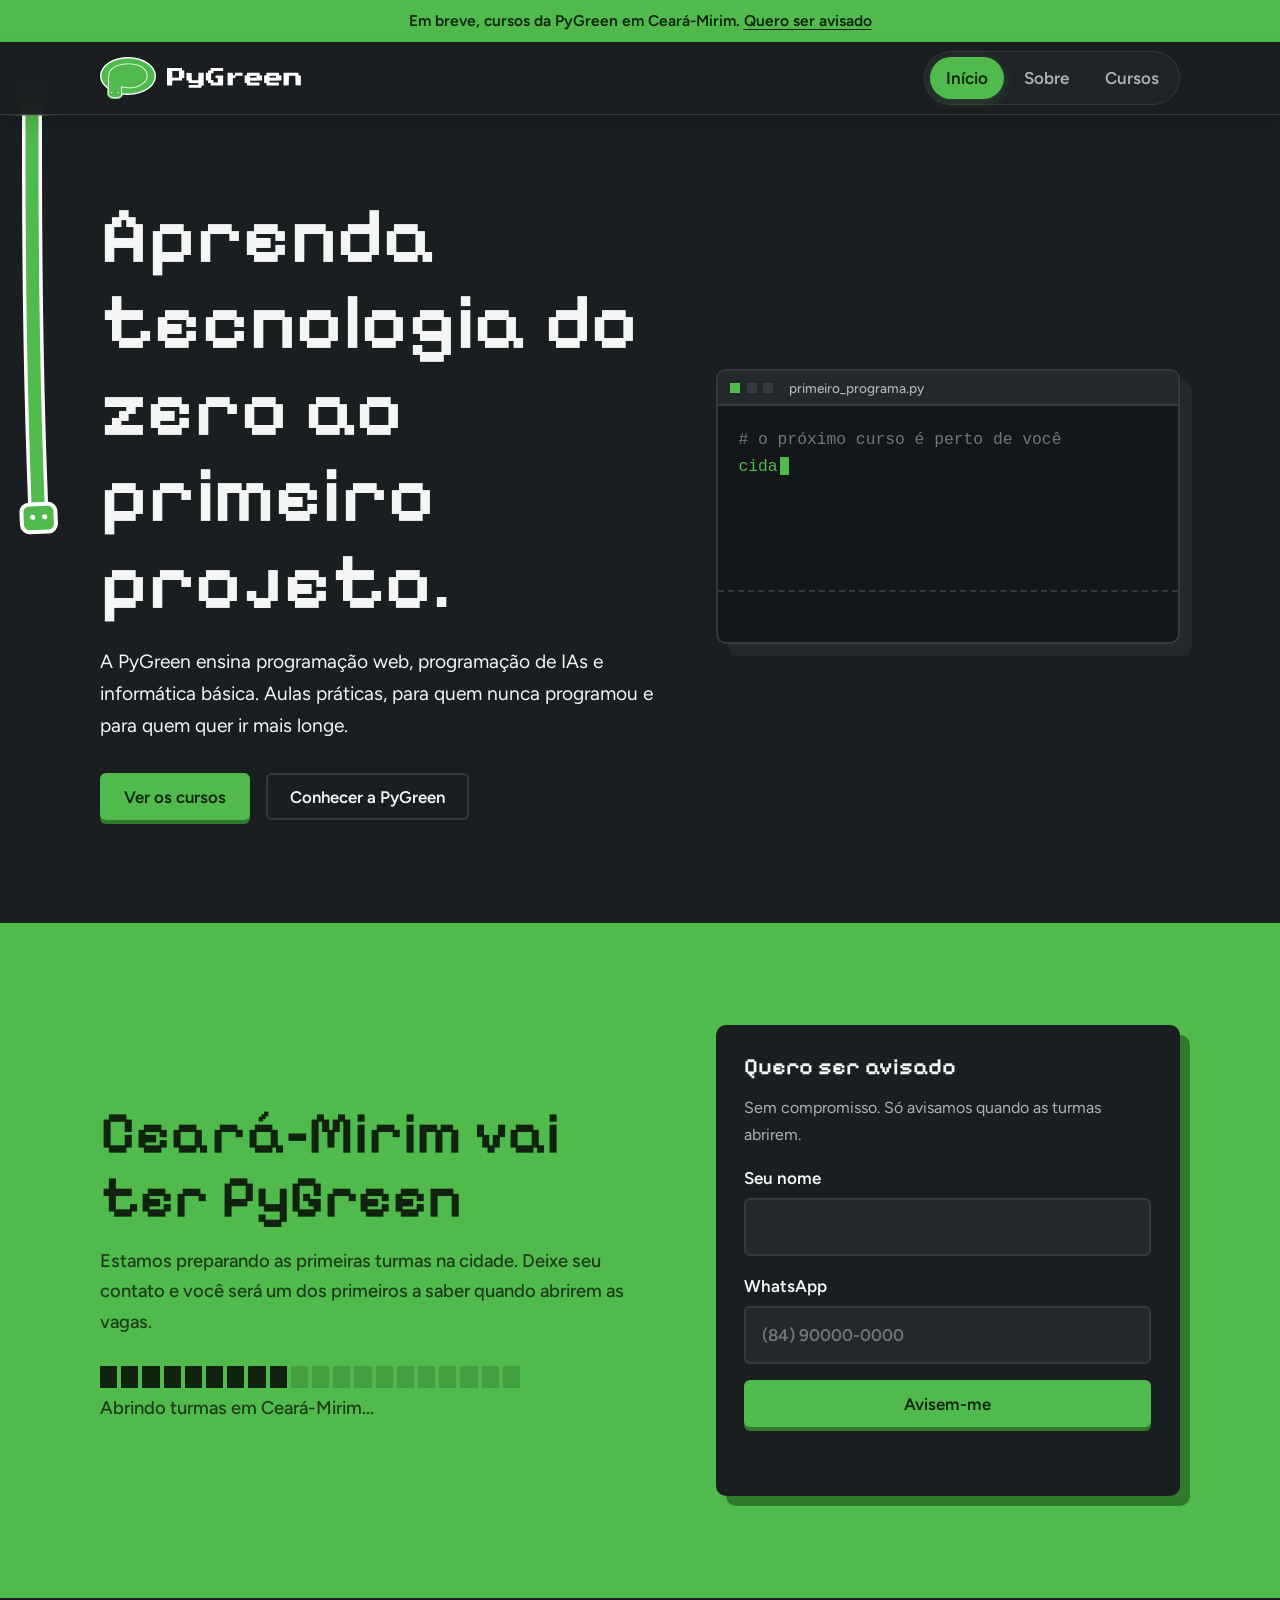
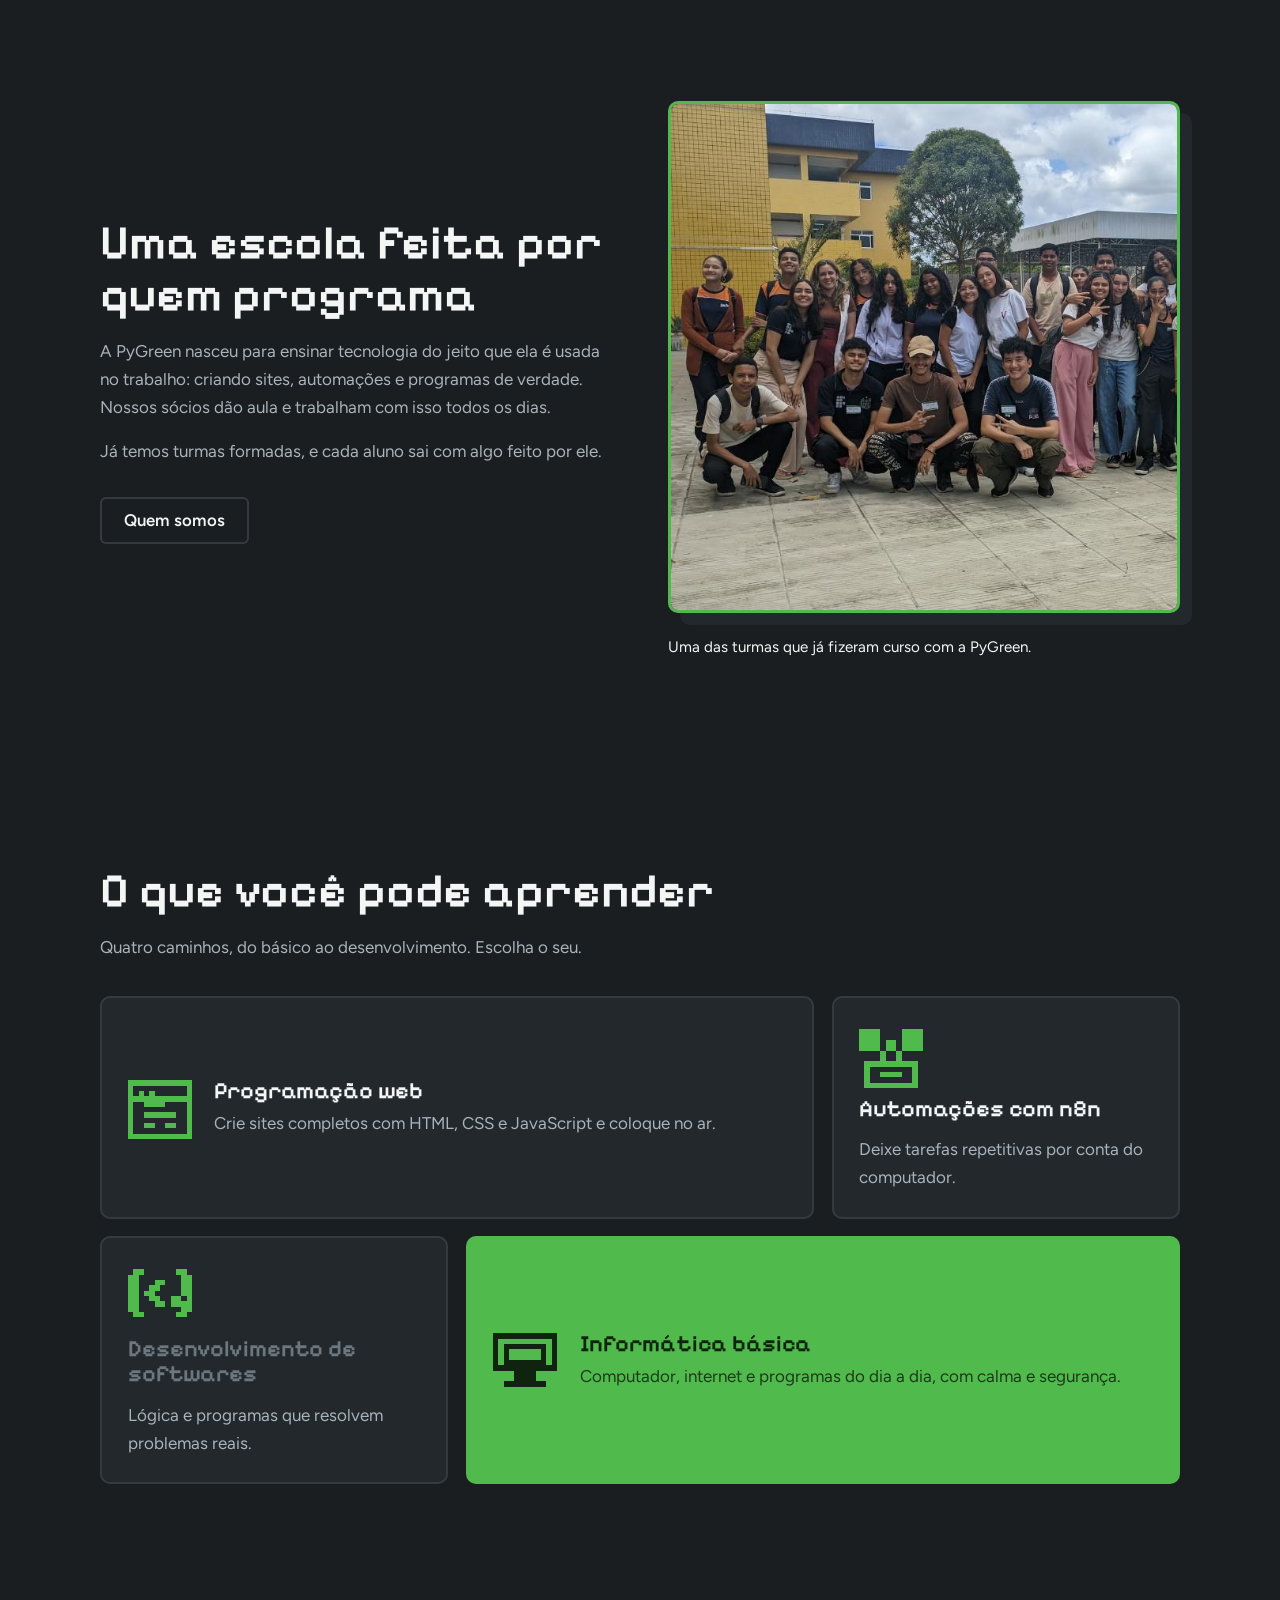
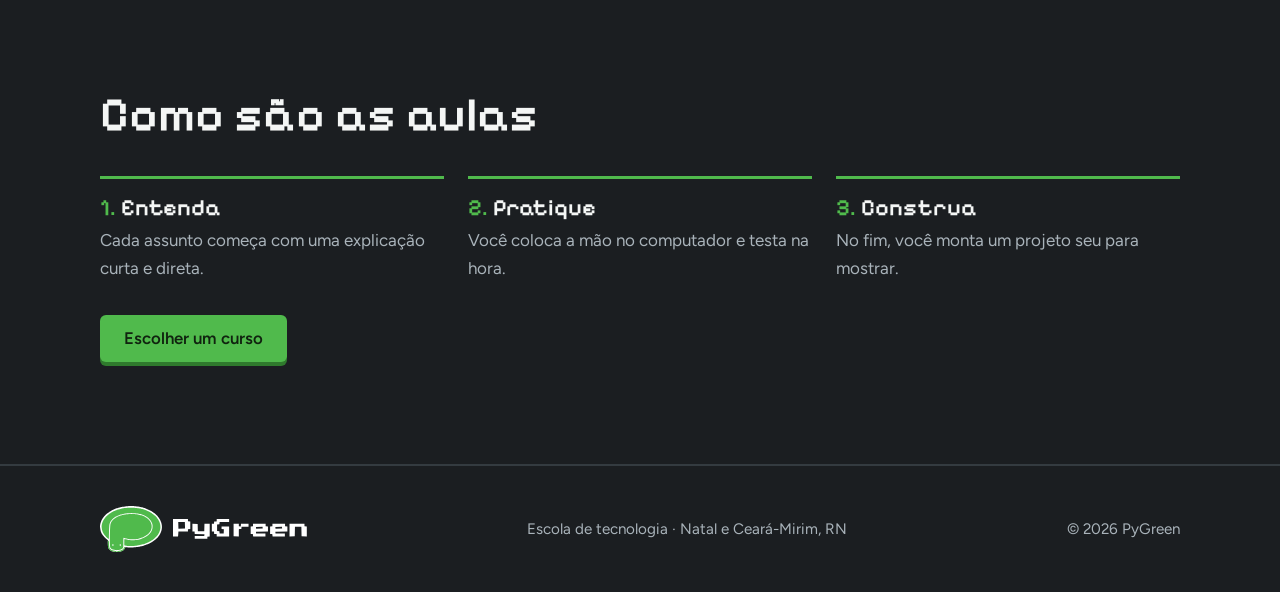
<file: index.html>
<!DOCTYPE html>
<html lang="pt-BR">
<head>
<meta charset="utf-8">
<meta name="viewport" content="width=device-width, initial-scale=1">
<title>PyGreen | Escola de tecnologia</title>
<meta name="description" content="Cursos de programação web, programação de IAs e informática básica. Em breve em Ceará-Mirim.">
<meta name="theme-color" content="#1b1e21">
<link rel="icon" type="image/svg+xml" href="img/emblema.svg">
<link rel="preconnect" href="https://fonts.googleapis.com">
<link rel="preconnect" href="https://fonts.gstatic.com" crossorigin>
<link href="https://fonts.googleapis.com/css2?family=Figtree:wght@400;600&family=Pixelify+Sans:wght@500;600&display=swap" rel="stylesheet">
<link rel="stylesheet" href="style.css">
</head>
<body>
<div class="anuncio">Em breve, cursos da PyGreen em Ceará-Mirim. <a href="index.html#avise">Quero ser avisado</a></div>
<header class="topo">
<div class="wrap">
<a class="marca" href="index.html" aria-label="PyGreen, página inicial"><img src="img/emblema.svg" alt=""><img src="img/wordmark.svg" alt="PyGreen"></a>
<button class="burger" type="button" aria-expanded="false" aria-controls="menu" aria-label="Abrir menu"><i></i><i></i><i></i></button>
<nav><ul class="menu" id="menu"><li><a href="index.html" aria-current="page">Início</a></li><li><a href="sobre.html">Sobre</a></li><li><a href="cursos.html">Cursos</a></li></ul></nav>
</div>
</header>
<main>
<section class="hero">
<div class="wrap">
<div>
<h1>Aprenda tecnologia do zero ao primeiro projeto.</h1>
<p class="lead">A PyGreen ensina programação web, programação de IAs e informática básica. Aulas práticas, para quem nunca programou e para quem quer ir mais longe.</p>
<div class="acoes"><a class="btn" href="cursos.html">Ver os cursos</a><a class="btn sec" href="sobre.html">Conhecer a PyGreen</a></div>
</div>
<div class="janela" role="img" aria-label="Editor de código digitando um programa em Python que cumprimenta Ceará-Mirim">
<div class="barra-j"><i></i><i></i><i></i><span>primeiro_programa.py</span></div>
<pre id="codigo"></pre>
<div class="saida"><pre id="saida" style="padding:0;min-height:0;color:inherit"></pre></div>
</div>
</div>
</section>

<section class="cm" id="avise">
<div class="wrap">
<div>
<h2>Ceará-Mirim vai ter PyGreen</h2>
<p>Estamos preparando as primeiras turmas na cidade. Deixe seu contato e você será um dos primeiros a saber quando abrirem as vagas.</p>
<div class="carga" aria-hidden="true"></div>
<p class="carga-t">Abrindo turmas em Ceará-Mirim...</p>
</div>
<form id="aviso-form" novalidate>
<h3>Quero ser avisado</h3>
<p>Sem compromisso. Só avisamos quando as turmas abrirem.</p>
<label>Seu nome<input name="nome" autocomplete="name" required></label>
<label>WhatsApp<input name="contato" type="tel" autocomplete="tel" placeholder="(84) 90000-0000" required></label>
<button class="btn" type="submit">Avisem-me</button>
<p id="aviso" role="status"></p>
</form>
</div>
</section>

<section>
<div class="wrap duas">
<div>
<h2>Uma escola feita por quem programa</h2>
<p>A PyGreen nasceu para ensinar tecnologia do jeito que ela é usada no trabalho: criando sites, automações e programas de verdade. Nossos sócios dão aula e trabalham com isso todos os dias.</p>
<p style="margin-top:1rem">Já temos turmas formadas, e cada aluno sai com algo feito por ele.</p>
<div class="acoes"><a class="btn sec" href="sobre.html">Quem somos</a></div>
</div>
<figure>
<div class="foto"><img src="img/turma.jpg" alt="Turma de alunos da PyGreen reunida no pátio, sorrindo para a foto" loading="lazy"></div>
<figcaption class="legenda">Uma das turmas que já fizeram curso com a PyGreen.</figcaption>
</figure>
</div>
</section>

<section>
<div class="wrap">
<h2>O que você pode aprender</h2>
<p>Quatro caminhos, do básico ao desenvolvimento. Escolha o seu.</p>
<div class="bento">
<a class="tile a" href="cursos.html#web"><svg class="ico" viewBox="0 0 12 12" shape-rendering="crispEdges" aria-hidden="true"><rect x="0" y="1" width="1" height="1"/><rect x="1" y="1" width="1" height="1"/><rect x="2" y="1" width="1" height="1"/><rect x="3" y="1" width="1" height="1"/><rect x="4" y="1" width="1" height="1"/><rect x="5" y="1" width="1" height="1"/><rect x="6" y="1" width="1" height="1"/><rect x="7" y="1" width="1" height="1"/><rect x="8" y="1" width="1" height="1"/><rect x="9" y="1" width="1" height="1"/><rect x="10" y="1" width="1" height="1"/><rect x="11" y="1" width="1" height="1"/><rect x="0" y="2" width="1" height="1"/><rect x="11" y="2" width="1" height="1"/><rect x="0" y="3" width="1" height="1"/><rect x="2" y="3" width="1" height="1"/><rect x="4" y="3" width="1" height="1"/><rect x="11" y="3" width="1" height="1"/><rect x="0" y="4" width="1" height="1"/><rect x="1" y="4" width="1" height="1"/><rect x="2" y="4" width="1" height="1"/><rect x="3" y="4" width="1" height="1"/><rect x="4" y="4" width="1" height="1"/><rect x="5" y="4" width="1" height="1"/><rect x="6" y="4" width="1" height="1"/><rect x="7" y="4" width="1" height="1"/><rect x="8" y="4" width="1" height="1"/><rect x="9" y="4" width="1" height="1"/><rect x="10" y="4" width="1" height="1"/><rect x="11" y="4" width="1" height="1"/><rect x="0" y="5" width="1" height="1"/><rect x="3" y="5" width="1" height="1"/><rect x="4" y="5" width="1" height="1"/><rect x="5" y="5" width="1" height="1"/><rect x="6" y="5" width="1" height="1"/><rect x="11" y="5" width="1" height="1"/><rect x="0" y="6" width="1" height="1"/><rect x="11" y="6" width="1" height="1"/><rect x="0" y="7" width="1" height="1"/><rect x="3" y="7" width="1" height="1"/><rect x="4" y="7" width="1" height="1"/><rect x="5" y="7" width="1" height="1"/><rect x="6" y="7" width="1" height="1"/><rect x="7" y="7" width="1" height="1"/><rect x="8" y="7" width="1" height="1"/><rect x="11" y="7" width="1" height="1"/><rect x="0" y="8" width="1" height="1"/><rect x="11" y="8" width="1" height="1"/><rect x="0" y="9" width="1" height="1"/><rect x="3" y="9" width="1" height="1"/><rect x="4" y="9" width="1" height="1"/><rect x="7" y="9" width="1" height="1"/><rect x="8" y="9" width="1" height="1"/><rect x="11" y="9" width="1" height="1"/><rect x="0" y="10" width="1" height="1"/><rect x="11" y="10" width="1" height="1"/><rect x="0" y="11" width="1" height="1"/><rect x="1" y="11" width="1" height="1"/><rect x="2" y="11" width="1" height="1"/><rect x="3" y="11" width="1" height="1"/><rect x="4" y="11" width="1" height="1"/><rect x="5" y="11" width="1" height="1"/><rect x="6" y="11" width="1" height="1"/><rect x="7" y="11" width="1" height="1"/><rect x="8" y="11" width="1" height="1"/><rect x="9" y="11" width="1" height="1"/><rect x="10" y="11" width="1" height="1"/><rect x="11" y="11" width="1" height="1"/></svg><div><h3>Programação web</h3><p>Crie sites completos com HTML, CSS e JavaScript e coloque no ar.</p></div></a>
<a class="tile b" href="cursos.html#n8n"><svg class="ico" viewBox="0 0 12 12" shape-rendering="crispEdges" aria-hidden="true"><rect x="0" y="1" width="1" height="1"/><rect x="1" y="1" width="1" height="1"/><rect x="2" y="1" width="1" height="1"/><rect x="3" y="1" width="1" height="1"/><rect x="8" y="1" width="1" height="1"/><rect x="9" y="1" width="1" height="1"/><rect x="10" y="1" width="1" height="1"/><rect x="11" y="1" width="1" height="1"/><rect x="0" y="2" width="1" height="1"/><rect x="1" y="2" width="1" height="1"/><rect x="2" y="2" width="1" height="1"/><rect x="3" y="2" width="1" height="1"/><rect x="8" y="2" width="1" height="1"/><rect x="9" y="2" width="1" height="1"/><rect x="10" y="2" width="1" height="1"/><rect x="11" y="2" width="1" height="1"/><rect x="0" y="3" width="1" height="1"/><rect x="1" y="3" width="1" height="1"/><rect x="2" y="3" width="1" height="1"/><rect x="3" y="3" width="1" height="1"/><rect x="5" y="3" width="1" height="1"/><rect x="6" y="3" width="1" height="1"/><rect x="8" y="3" width="1" height="1"/><rect x="9" y="3" width="1" height="1"/><rect x="10" y="3" width="1" height="1"/><rect x="11" y="3" width="1" height="1"/><rect x="0" y="4" width="1" height="1"/><rect x="1" y="4" width="1" height="1"/><rect x="2" y="4" width="1" height="1"/><rect x="3" y="4" width="1" height="1"/><rect x="5" y="4" width="1" height="1"/><rect x="6" y="4" width="1" height="1"/><rect x="8" y="4" width="1" height="1"/><rect x="9" y="4" width="1" height="1"/><rect x="10" y="4" width="1" height="1"/><rect x="11" y="4" width="1" height="1"/><rect x="4" y="5" width="1" height="1"/><rect x="7" y="5" width="1" height="1"/><rect x="4" y="6" width="1" height="1"/><rect x="7" y="6" width="1" height="1"/><rect x="1" y="7" width="1" height="1"/><rect x="2" y="7" width="1" height="1"/><rect x="3" y="7" width="1" height="1"/><rect x="4" y="7" width="1" height="1"/><rect x="5" y="7" width="1" height="1"/><rect x="6" y="7" width="1" height="1"/><rect x="7" y="7" width="1" height="1"/><rect x="8" y="7" width="1" height="1"/><rect x="9" y="7" width="1" height="1"/><rect x="10" y="7" width="1" height="1"/><rect x="1" y="8" width="1" height="1"/><rect x="10" y="8" width="1" height="1"/><rect x="1" y="9" width="1" height="1"/><rect x="4" y="9" width="1" height="1"/><rect x="5" y="9" width="1" height="1"/><rect x="6" y="9" width="1" height="1"/><rect x="7" y="9" width="1" height="1"/><rect x="10" y="9" width="1" height="1"/><rect x="1" y="10" width="1" height="1"/><rect x="10" y="10" width="1" height="1"/><rect x="1" y="11" width="1" height="1"/><rect x="2" y="11" width="1" height="1"/><rect x="3" y="11" width="1" height="1"/><rect x="4" y="11" width="1" height="1"/><rect x="5" y="11" width="1" height="1"/><rect x="6" y="11" width="1" height="1"/><rect x="7" y="11" width="1" height="1"/><rect x="8" y="11" width="1" height="1"/><rect x="9" y="11" width="1" height="1"/><rect x="10" y="11" width="1" height="1"/></svg><h3>Automações com n8n</h3><p>Deixe tarefas repetitivas por conta do computador.</p></a>
<a class="tile c" href="cursos.html#soft"><svg class="ico" viewBox="0 0 12 12" shape-rendering="crispEdges" aria-hidden="true"><rect x="1" y="1" width="1" height="1"/><rect x="2" y="1" width="1" height="1"/><rect x="9" y="1" width="1" height="1"/><rect x="10" y="1" width="1" height="1"/><rect x="0" y="2" width="1" height="1"/><rect x="1" y="2" width="1" height="1"/><rect x="10" y="2" width="1" height="1"/><rect x="11" y="2" width="1" height="1"/><rect x="0" y="3" width="1" height="1"/><rect x="1" y="3" width="1" height="1"/><rect x="5" y="3" width="1" height="1"/><rect x="6" y="3" width="1" height="1"/><rect x="10" y="3" width="1" height="1"/><rect x="11" y="3" width="1" height="1"/><rect x="0" y="4" width="1" height="1"/><rect x="1" y="4" width="1" height="1"/><rect x="4" y="4" width="1" height="1"/><rect x="5" y="4" width="1" height="1"/><rect x="10" y="4" width="1" height="1"/><rect x="11" y="4" width="1" height="1"/><rect x="0" y="5" width="1" height="1"/><rect x="1" y="5" width="1" height="1"/><rect x="3" y="5" width="1" height="1"/><rect x="4" y="5" width="1" height="1"/><rect x="10" y="5" width="1" height="1"/><rect x="11" y="5" width="1" height="1"/><rect x="0" y="6" width="1" height="1"/><rect x="1" y="6" width="1" height="1"/><rect x="4" y="6" width="1" height="1"/><rect x="5" y="6" width="1" height="1"/><rect x="8" y="6" width="1" height="1"/><rect x="9" y="6" width="1" height="1"/><rect x="11" y="6" width="1" height="1"/><rect x="0" y="7" width="1" height="1"/><rect x="1" y="7" width="1" height="1"/><rect x="5" y="7" width="1" height="1"/><rect x="6" y="7" width="1" height="1"/><rect x="8" y="7" width="1" height="1"/><rect x="9" y="7" width="1" height="1"/><rect x="10" y="7" width="1" height="1"/><rect x="11" y="7" width="1" height="1"/><rect x="0" y="8" width="1" height="1"/><rect x="1" y="8" width="1" height="1"/><rect x="10" y="8" width="1" height="1"/><rect x="11" y="8" width="1" height="1"/><rect x="1" y="9" width="1" height="1"/><rect x="2" y="9" width="1" height="1"/><rect x="9" y="9" width="1" height="1"/><rect x="10" y="9" width="1" height="1"/></svg><h3>Desenvolvimento de softwares</h3><p>Lógica e programas que resolvem problemas reais.</p></a>
<a class="tile d" href="cursos.html#basico"><svg class="ico" viewBox="0 0 12 12" shape-rendering="crispEdges" aria-hidden="true"><rect x="0" y="1" width="1" height="1"/><rect x="1" y="1" width="1" height="1"/><rect x="2" y="1" width="1" height="1"/><rect x="3" y="1" width="1" height="1"/><rect x="4" y="1" width="1" height="1"/><rect x="5" y="1" width="1" height="1"/><rect x="6" y="1" width="1" height="1"/><rect x="7" y="1" width="1" height="1"/><rect x="8" y="1" width="1" height="1"/><rect x="9" y="1" width="1" height="1"/><rect x="10" y="1" width="1" height="1"/><rect x="11" y="1" width="1" height="1"/><rect x="0" y="2" width="1" height="1"/><rect x="11" y="2" width="1" height="1"/><rect x="0" y="3" width="1" height="1"/><rect x="2" y="3" width="1" height="1"/><rect x="3" y="3" width="1" height="1"/><rect x="4" y="3" width="1" height="1"/><rect x="5" y="3" width="1" height="1"/><rect x="6" y="3" width="1" height="1"/><rect x="7" y="3" width="1" height="1"/><rect x="8" y="3" width="1" height="1"/><rect x="9" y="3" width="1" height="1"/><rect x="11" y="3" width="1" height="1"/><rect x="0" y="4" width="1" height="1"/><rect x="2" y="4" width="1" height="1"/><rect x="9" y="4" width="1" height="1"/><rect x="11" y="4" width="1" height="1"/><rect x="0" y="5" width="1" height="1"/><rect x="2" y="5" width="1" height="1"/><rect x="9" y="5" width="1" height="1"/><rect x="11" y="5" width="1" height="1"/><rect x="0" y="6" width="1" height="1"/><rect x="2" y="6" width="1" height="1"/><rect x="3" y="6" width="1" height="1"/><rect x="4" y="6" width="1" height="1"/><rect x="5" y="6" width="1" height="1"/><rect x="6" y="6" width="1" height="1"/><rect x="7" y="6" width="1" height="1"/><rect x="8" y="6" width="1" height="1"/><rect x="9" y="6" width="1" height="1"/><rect x="11" y="6" width="1" height="1"/><rect x="0" y="7" width="1" height="1"/><rect x="1" y="7" width="1" height="1"/><rect x="2" y="7" width="1" height="1"/><rect x="3" y="7" width="1" height="1"/><rect x="4" y="7" width="1" height="1"/><rect x="5" y="7" width="1" height="1"/><rect x="6" y="7" width="1" height="1"/><rect x="7" y="7" width="1" height="1"/><rect x="8" y="7" width="1" height="1"/><rect x="9" y="7" width="1" height="1"/><rect x="10" y="7" width="1" height="1"/><rect x="11" y="7" width="1" height="1"/><rect x="4" y="8" width="1" height="1"/><rect x="5" y="8" width="1" height="1"/><rect x="6" y="8" width="1" height="1"/><rect x="7" y="8" width="1" height="1"/><rect x="4" y="9" width="1" height="1"/><rect x="5" y="9" width="1" height="1"/><rect x="6" y="9" width="1" height="1"/><rect x="7" y="9" width="1" height="1"/><rect x="2" y="10" width="1" height="1"/><rect x="3" y="10" width="1" height="1"/><rect x="4" y="10" width="1" height="1"/><rect x="5" y="10" width="1" height="1"/><rect x="6" y="10" width="1" height="1"/><rect x="7" y="10" width="1" height="1"/><rect x="8" y="10" width="1" height="1"/><rect x="9" y="10" width="1" height="1"/></svg><div><h3>Informática básica</h3><p>Computador, internet e programas do dia a dia, com calma e segurança.</p></div></a>
</div>
</div>
</section>

<section>
<div class="wrap">
<h2>Como são as aulas</h2>
<div class="passos">
<div><h3>Entenda</h3><p>Cada assunto começa com uma explicação curta e direta.</p></div>
<div><h3>Pratique</h3><p>Você coloca a mão no computador e testa na hora.</p></div>
<div><h3>Construa</h3><p>No fim, você monta um projeto seu para mostrar.</p></div>
</div>
<div class="acoes"><a class="btn" href="cursos.html">Escolher um curso</a></div>
</div>
</section>
</main>
<footer>
<div class="wrap">
<a class="marca" href="index.html" aria-label="PyGreen"><img src="img/emblema.svg" alt=""><img src="img/wordmark.svg" alt="PyGreen"></a>
<p>Escola de tecnologia · Natal e Ceará-Mirim, RN</p>
<p>© 2026 PyGreen</p>
</div>
</footer>
<script src="script.js"></script>
</body>
</html>
</file>
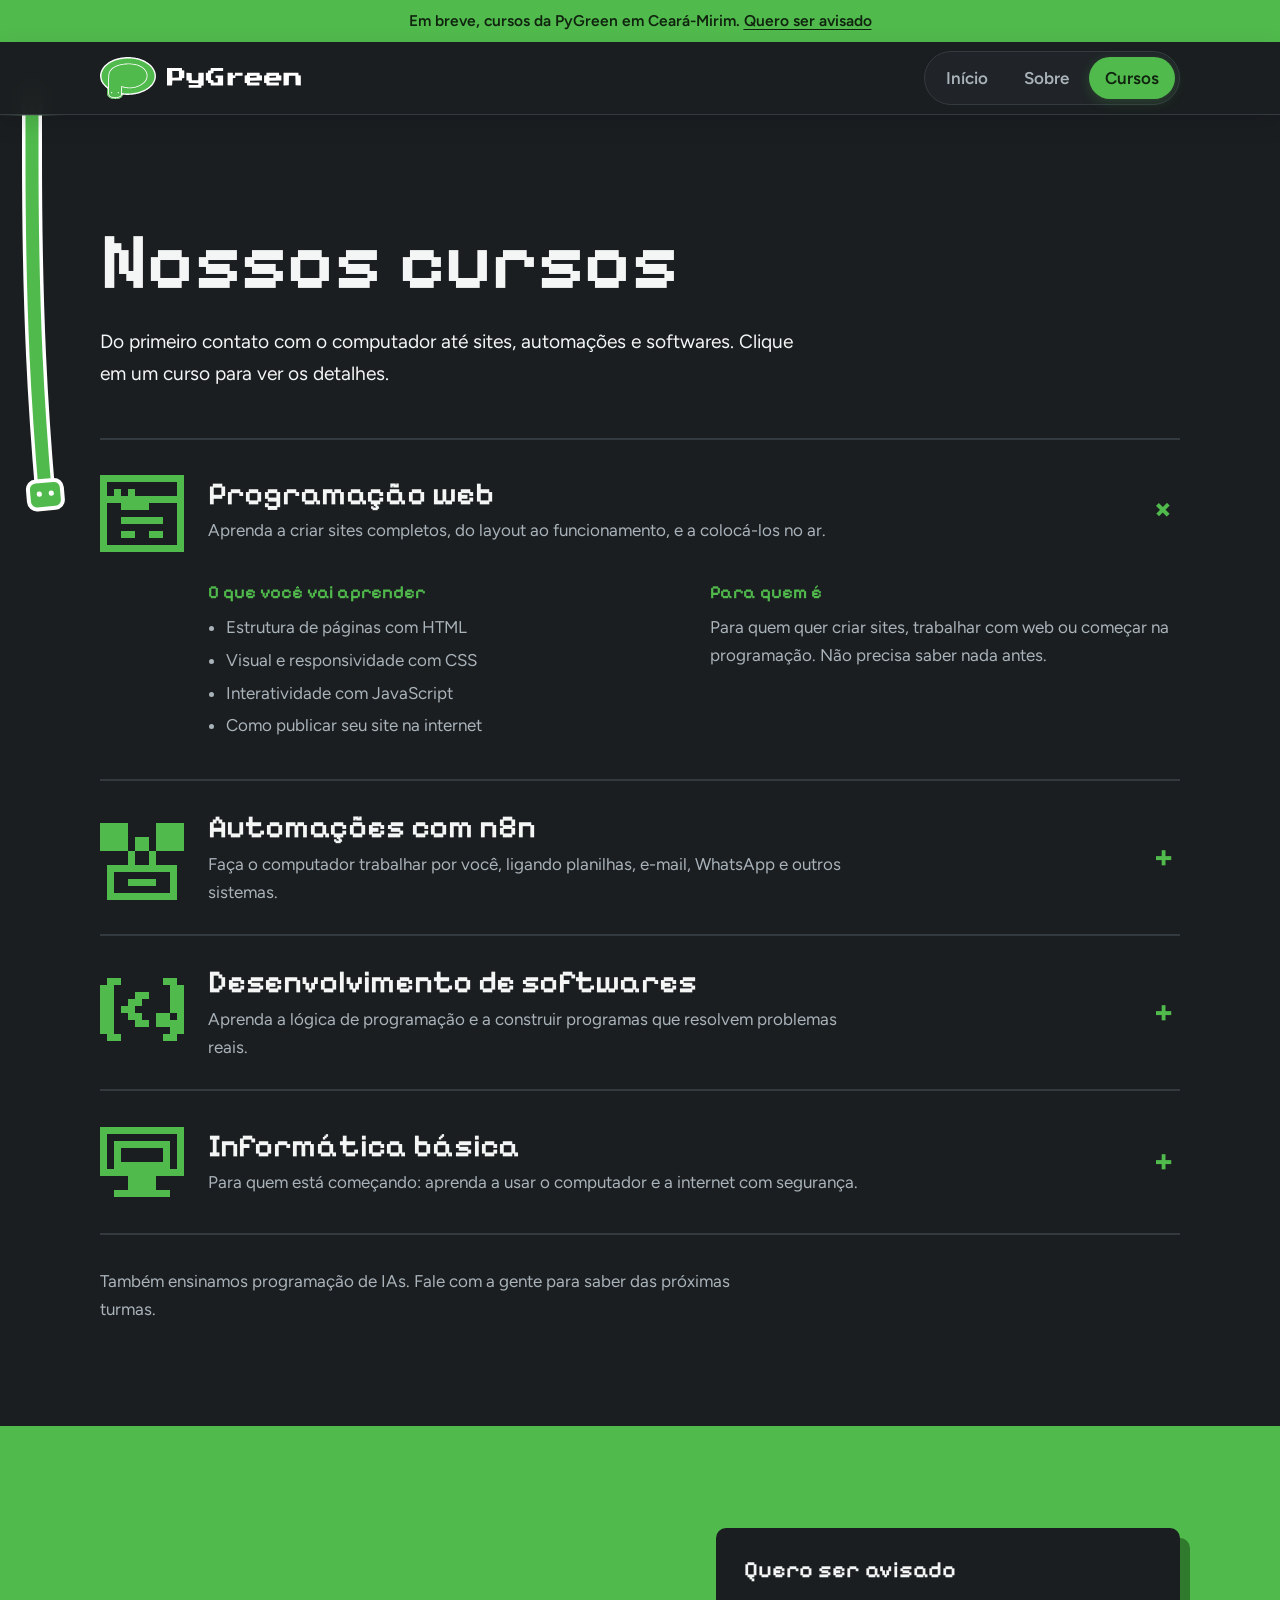
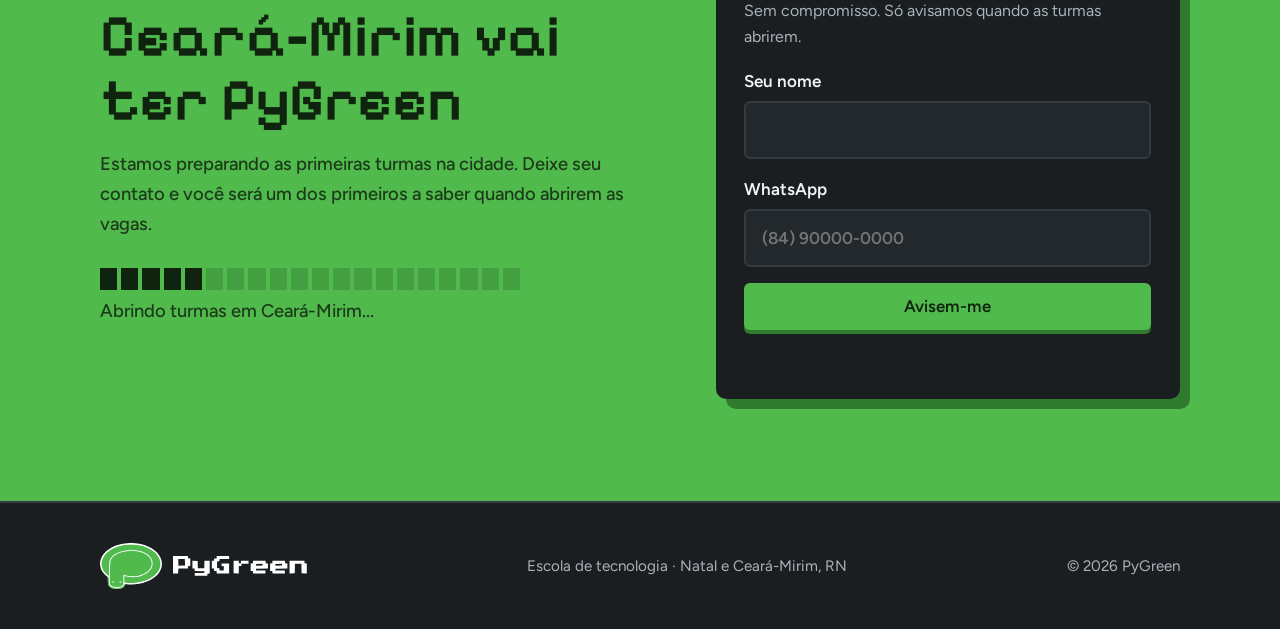
<file: cursos.html>
<!DOCTYPE html>
<html lang="pt-BR">
<head>
<meta charset="utf-8">
<meta name="viewport" content="width=device-width, initial-scale=1">
<title>Cursos | PyGreen</title>
<meta name="description" content="Cursos de programação web, automações com n8n, desenvolvimento de softwares e informática básica.">
<meta name="theme-color" content="#1b1e21">
<link rel="icon" type="image/svg+xml" href="img/emblema.svg">
<link rel="preconnect" href="https://fonts.googleapis.com">
<link rel="preconnect" href="https://fonts.gstatic.com" crossorigin>
<link href="https://fonts.googleapis.com/css2?family=Figtree:wght@400;600&family=Pixelify+Sans:wght@500;600&display=swap" rel="stylesheet">
<link rel="stylesheet" href="style.css">
</head>
<body>
<div class="anuncio">Em breve, cursos da PyGreen em Ceará-Mirim. <a href="index.html#avise">Quero ser avisado</a></div>
<header class="topo">
<div class="wrap">
<a class="marca" href="index.html" aria-label="PyGreen, página inicial"><img src="img/emblema.svg" alt=""><img src="img/wordmark.svg" alt="PyGreen"></a>
<button class="burger" type="button" aria-expanded="false" aria-controls="menu" aria-label="Abrir menu"><i></i><i></i><i></i></button>
<nav><ul class="menu" id="menu"><li><a href="index.html">Início</a></li><li><a href="sobre.html">Sobre</a></li><li><a href="cursos.html" aria-current="page">Cursos</a></li></ul></nav>
</div>
</header>
<main>
<section class="topo-pag">
<div class="wrap">
<h1>Nossos cursos</h1>
<p class="lead" style="margin-top:1.4rem">Do primeiro contato com o computador até sites, automações e softwares. Clique em um curso para ver os detalhes.</p>
</div>
</section>
<section style="padding-top:2rem">
<div class="wrap">
<details class="curso" id="web" open><summary><svg class="ico" viewBox="0 0 12 12" shape-rendering="crispEdges" aria-hidden="true"><rect x="0" y="1" width="1" height="1"/><rect x="1" y="1" width="1" height="1"/><rect x="2" y="1" width="1" height="1"/><rect x="3" y="1" width="1" height="1"/><rect x="4" y="1" width="1" height="1"/><rect x="5" y="1" width="1" height="1"/><rect x="6" y="1" width="1" height="1"/><rect x="7" y="1" width="1" height="1"/><rect x="8" y="1" width="1" height="1"/><rect x="9" y="1" width="1" height="1"/><rect x="10" y="1" width="1" height="1"/><rect x="11" y="1" width="1" height="1"/><rect x="0" y="2" width="1" height="1"/><rect x="11" y="2" width="1" height="1"/><rect x="0" y="3" width="1" height="1"/><rect x="2" y="3" width="1" height="1"/><rect x="4" y="3" width="1" height="1"/><rect x="11" y="3" width="1" height="1"/><rect x="0" y="4" width="1" height="1"/><rect x="1" y="4" width="1" height="1"/><rect x="2" y="4" width="1" height="1"/><rect x="3" y="4" width="1" height="1"/><rect x="4" y="4" width="1" height="1"/><rect x="5" y="4" width="1" height="1"/><rect x="6" y="4" width="1" height="1"/><rect x="7" y="4" width="1" height="1"/><rect x="8" y="4" width="1" height="1"/><rect x="9" y="4" width="1" height="1"/><rect x="10" y="4" width="1" height="1"/><rect x="11" y="4" width="1" height="1"/><rect x="0" y="5" width="1" height="1"/><rect x="3" y="5" width="1" height="1"/><rect x="4" y="5" width="1" height="1"/><rect x="5" y="5" width="1" height="1"/><rect x="6" y="5" width="1" height="1"/><rect x="11" y="5" width="1" height="1"/><rect x="0" y="6" width="1" height="1"/><rect x="11" y="6" width="1" height="1"/><rect x="0" y="7" width="1" height="1"/><rect x="3" y="7" width="1" height="1"/><rect x="4" y="7" width="1" height="1"/><rect x="5" y="7" width="1" height="1"/><rect x="6" y="7" width="1" height="1"/><rect x="7" y="7" width="1" height="1"/><rect x="8" y="7" width="1" height="1"/><rect x="11" y="7" width="1" height="1"/><rect x="0" y="8" width="1" height="1"/><rect x="11" y="8" width="1" height="1"/><rect x="0" y="9" width="1" height="1"/><rect x="3" y="9" width="1" height="1"/><rect x="4" y="9" width="1" height="1"/><rect x="7" y="9" width="1" height="1"/><rect x="8" y="9" width="1" height="1"/><rect x="11" y="9" width="1" height="1"/><rect x="0" y="10" width="1" height="1"/><rect x="11" y="10" width="1" height="1"/><rect x="0" y="11" width="1" height="1"/><rect x="1" y="11" width="1" height="1"/><rect x="2" y="11" width="1" height="1"/><rect x="3" y="11" width="1" height="1"/><rect x="4" y="11" width="1" height="1"/><rect x="5" y="11" width="1" height="1"/><rect x="6" y="11" width="1" height="1"/><rect x="7" y="11" width="1" height="1"/><rect x="8" y="11" width="1" height="1"/><rect x="9" y="11" width="1" height="1"/><rect x="10" y="11" width="1" height="1"/><rect x="11" y="11" width="1" height="1"/></svg><div><h3>Programação web</h3><p>Aprenda a criar sites completos, do layout ao funcionamento, e a colocá-los no ar.</p></div></summary><div class="detalhe"><div><h4>O que você vai aprender</h4><ul><li>Estrutura de páginas com HTML</li><li>Visual e responsividade com CSS</li><li>Interatividade com JavaScript</li><li>Como publicar seu site na internet</li></ul></div><div><h4>Para quem é</h4><p>Para quem quer criar sites, trabalhar com web ou começar na programação. Não precisa saber nada antes.</p></div></div></details><details class="curso" id="n8n"><summary><svg class="ico" viewBox="0 0 12 12" shape-rendering="crispEdges" aria-hidden="true"><rect x="0" y="1" width="1" height="1"/><rect x="1" y="1" width="1" height="1"/><rect x="2" y="1" width="1" height="1"/><rect x="3" y="1" width="1" height="1"/><rect x="8" y="1" width="1" height="1"/><rect x="9" y="1" width="1" height="1"/><rect x="10" y="1" width="1" height="1"/><rect x="11" y="1" width="1" height="1"/><rect x="0" y="2" width="1" height="1"/><rect x="1" y="2" width="1" height="1"/><rect x="2" y="2" width="1" height="1"/><rect x="3" y="2" width="1" height="1"/><rect x="8" y="2" width="1" height="1"/><rect x="9" y="2" width="1" height="1"/><rect x="10" y="2" width="1" height="1"/><rect x="11" y="2" width="1" height="1"/><rect x="0" y="3" width="1" height="1"/><rect x="1" y="3" width="1" height="1"/><rect x="2" y="3" width="1" height="1"/><rect x="3" y="3" width="1" height="1"/><rect x="5" y="3" width="1" height="1"/><rect x="6" y="3" width="1" height="1"/><rect x="8" y="3" width="1" height="1"/><rect x="9" y="3" width="1" height="1"/><rect x="10" y="3" width="1" height="1"/><rect x="11" y="3" width="1" height="1"/><rect x="0" y="4" width="1" height="1"/><rect x="1" y="4" width="1" height="1"/><rect x="2" y="4" width="1" height="1"/><rect x="3" y="4" width="1" height="1"/><rect x="5" y="4" width="1" height="1"/><rect x="6" y="4" width="1" height="1"/><rect x="8" y="4" width="1" height="1"/><rect x="9" y="4" width="1" height="1"/><rect x="10" y="4" width="1" height="1"/><rect x="11" y="4" width="1" height="1"/><rect x="4" y="5" width="1" height="1"/><rect x="7" y="5" width="1" height="1"/><rect x="4" y="6" width="1" height="1"/><rect x="7" y="6" width="1" height="1"/><rect x="1" y="7" width="1" height="1"/><rect x="2" y="7" width="1" height="1"/><rect x="3" y="7" width="1" height="1"/><rect x="4" y="7" width="1" height="1"/><rect x="5" y="7" width="1" height="1"/><rect x="6" y="7" width="1" height="1"/><rect x="7" y="7" width="1" height="1"/><rect x="8" y="7" width="1" height="1"/><rect x="9" y="7" width="1" height="1"/><rect x="10" y="7" width="1" height="1"/><rect x="1" y="8" width="1" height="1"/><rect x="10" y="8" width="1" height="1"/><rect x="1" y="9" width="1" height="1"/><rect x="4" y="9" width="1" height="1"/><rect x="5" y="9" width="1" height="1"/><rect x="6" y="9" width="1" height="1"/><rect x="7" y="9" width="1" height="1"/><rect x="10" y="9" width="1" height="1"/><rect x="1" y="10" width="1" height="1"/><rect x="10" y="10" width="1" height="1"/><rect x="1" y="11" width="1" height="1"/><rect x="2" y="11" width="1" height="1"/><rect x="3" y="11" width="1" height="1"/><rect x="4" y="11" width="1" height="1"/><rect x="5" y="11" width="1" height="1"/><rect x="6" y="11" width="1" height="1"/><rect x="7" y="11" width="1" height="1"/><rect x="8" y="11" width="1" height="1"/><rect x="9" y="11" width="1" height="1"/><rect x="10" y="11" width="1" height="1"/></svg><div><h3>Automações com n8n</h3><p>Faça o computador trabalhar por você, ligando planilhas, e-mail, WhatsApp e outros sistemas.</p></div></summary><div class="detalhe"><div><h4>O que você vai aprender</h4><ul><li>Como montar fluxos automáticos</li><li>Integrar ferramentas e planilhas</li><li>Conectar serviços por API</li><li>Usar inteligência artificial nas automações</li></ul></div><div><h4>Para quem é</h4><p>Para profissionais e empreendedores que querem ganhar tempo, e para quem quer entrar na área de automação.</p></div></div></details><details class="curso" id="soft"><summary><svg class="ico" viewBox="0 0 12 12" shape-rendering="crispEdges" aria-hidden="true"><rect x="1" y="1" width="1" height="1"/><rect x="2" y="1" width="1" height="1"/><rect x="9" y="1" width="1" height="1"/><rect x="10" y="1" width="1" height="1"/><rect x="0" y="2" width="1" height="1"/><rect x="1" y="2" width="1" height="1"/><rect x="10" y="2" width="1" height="1"/><rect x="11" y="2" width="1" height="1"/><rect x="0" y="3" width="1" height="1"/><rect x="1" y="3" width="1" height="1"/><rect x="5" y="3" width="1" height="1"/><rect x="6" y="3" width="1" height="1"/><rect x="10" y="3" width="1" height="1"/><rect x="11" y="3" width="1" height="1"/><rect x="0" y="4" width="1" height="1"/><rect x="1" y="4" width="1" height="1"/><rect x="4" y="4" width="1" height="1"/><rect x="5" y="4" width="1" height="1"/><rect x="10" y="4" width="1" height="1"/><rect x="11" y="4" width="1" height="1"/><rect x="0" y="5" width="1" height="1"/><rect x="1" y="5" width="1" height="1"/><rect x="3" y="5" width="1" height="1"/><rect x="4" y="5" width="1" height="1"/><rect x="10" y="5" width="1" height="1"/><rect x="11" y="5" width="1" height="1"/><rect x="0" y="6" width="1" height="1"/><rect x="1" y="6" width="1" height="1"/><rect x="4" y="6" width="1" height="1"/><rect x="5" y="6" width="1" height="1"/><rect x="8" y="6" width="1" height="1"/><rect x="9" y="6" width="1" height="1"/><rect x="11" y="6" width="1" height="1"/><rect x="0" y="7" width="1" height="1"/><rect x="1" y="7" width="1" height="1"/><rect x="5" y="7" width="1" height="1"/><rect x="6" y="7" width="1" height="1"/><rect x="8" y="7" width="1" height="1"/><rect x="9" y="7" width="1" height="1"/><rect x="10" y="7" width="1" height="1"/><rect x="11" y="7" width="1" height="1"/><rect x="0" y="8" width="1" height="1"/><rect x="1" y="8" width="1" height="1"/><rect x="10" y="8" width="1" height="1"/><rect x="11" y="8" width="1" height="1"/><rect x="1" y="9" width="1" height="1"/><rect x="2" y="9" width="1" height="1"/><rect x="9" y="9" width="1" height="1"/><rect x="10" y="9" width="1" height="1"/></svg><div><h3>Desenvolvimento de softwares</h3><p>Aprenda a lógica de programação e a construir programas que resolvem problemas reais.</p></div></summary><div class="detalhe"><div><h4>O que você vai aprender</h4><ul><li>Lógica de programação</li><li>Programação com Python</li><li>Organização e boas práticas de código</li><li>Projetos práticos do início ao fim</li></ul></div><div><h4>Para quem é</h4><p>Para quem quer se tornar programador e entender como os programas são feitos por dentro.</p></div></div></details><details class="curso" id="basico"><summary><svg class="ico" viewBox="0 0 12 12" shape-rendering="crispEdges" aria-hidden="true"><rect x="0" y="1" width="1" height="1"/><rect x="1" y="1" width="1" height="1"/><rect x="2" y="1" width="1" height="1"/><rect x="3" y="1" width="1" height="1"/><rect x="4" y="1" width="1" height="1"/><rect x="5" y="1" width="1" height="1"/><rect x="6" y="1" width="1" height="1"/><rect x="7" y="1" width="1" height="1"/><rect x="8" y="1" width="1" height="1"/><rect x="9" y="1" width="1" height="1"/><rect x="10" y="1" width="1" height="1"/><rect x="11" y="1" width="1" height="1"/><rect x="0" y="2" width="1" height="1"/><rect x="11" y="2" width="1" height="1"/><rect x="0" y="3" width="1" height="1"/><rect x="2" y="3" width="1" height="1"/><rect x="3" y="3" width="1" height="1"/><rect x="4" y="3" width="1" height="1"/><rect x="5" y="3" width="1" height="1"/><rect x="6" y="3" width="1" height="1"/><rect x="7" y="3" width="1" height="1"/><rect x="8" y="3" width="1" height="1"/><rect x="9" y="3" width="1" height="1"/><rect x="11" y="3" width="1" height="1"/><rect x="0" y="4" width="1" height="1"/><rect x="2" y="4" width="1" height="1"/><rect x="9" y="4" width="1" height="1"/><rect x="11" y="4" width="1" height="1"/><rect x="0" y="5" width="1" height="1"/><rect x="2" y="5" width="1" height="1"/><rect x="9" y="5" width="1" height="1"/><rect x="11" y="5" width="1" height="1"/><rect x="0" y="6" width="1" height="1"/><rect x="2" y="6" width="1" height="1"/><rect x="3" y="6" width="1" height="1"/><rect x="4" y="6" width="1" height="1"/><rect x="5" y="6" width="1" height="1"/><rect x="6" y="6" width="1" height="1"/><rect x="7" y="6" width="1" height="1"/><rect x="8" y="6" width="1" height="1"/><rect x="9" y="6" width="1" height="1"/><rect x="11" y="6" width="1" height="1"/><rect x="0" y="7" width="1" height="1"/><rect x="1" y="7" width="1" height="1"/><rect x="2" y="7" width="1" height="1"/><rect x="3" y="7" width="1" height="1"/><rect x="4" y="7" width="1" height="1"/><rect x="5" y="7" width="1" height="1"/><rect x="6" y="7" width="1" height="1"/><rect x="7" y="7" width="1" height="1"/><rect x="8" y="7" width="1" height="1"/><rect x="9" y="7" width="1" height="1"/><rect x="10" y="7" width="1" height="1"/><rect x="11" y="7" width="1" height="1"/><rect x="4" y="8" width="1" height="1"/><rect x="5" y="8" width="1" height="1"/><rect x="6" y="8" width="1" height="1"/><rect x="7" y="8" width="1" height="1"/><rect x="4" y="9" width="1" height="1"/><rect x="5" y="9" width="1" height="1"/><rect x="6" y="9" width="1" height="1"/><rect x="7" y="9" width="1" height="1"/><rect x="2" y="10" width="1" height="1"/><rect x="3" y="10" width="1" height="1"/><rect x="4" y="10" width="1" height="1"/><rect x="5" y="10" width="1" height="1"/><rect x="6" y="10" width="1" height="1"/><rect x="7" y="10" width="1" height="1"/><rect x="8" y="10" width="1" height="1"/><rect x="9" y="10" width="1" height="1"/></svg><div><h3>Informática básica</h3><p>Para quem está começando: aprenda a usar o computador e a internet com segurança.</p></div></summary><div class="detalhe"><div><h4>O que você vai aprender</h4><ul><li>Ligar, navegar e organizar arquivos</li><li>Internet, e-mail e segurança</li><li>Textos e planilhas no dia a dia</li><li>Uso de aplicativos e serviços online</li></ul></div><div><h4>Para quem é</h4><p>Para iniciantes de qualquer idade, que querem perder o medo do computador.</p></div></div></details>
<p style="margin-top:2rem">Também ensinamos programação de IAs. Fale com a gente para saber das próximas turmas.</p>
</div>
</section>

<section class="cm" id="avise">
<div class="wrap">
<div>
<h2>Ceará-Mirim vai ter PyGreen</h2>
<p>Estamos preparando as primeiras turmas na cidade. Deixe seu contato e você será um dos primeiros a saber quando abrirem as vagas.</p>
<div class="carga" aria-hidden="true"></div>
<p class="carga-t">Abrindo turmas em Ceará-Mirim...</p>
</div>
<form id="aviso-form" novalidate>
<h3>Quero ser avisado</h3>
<p>Sem compromisso. Só avisamos quando as turmas abrirem.</p>
<label>Seu nome<input name="nome" autocomplete="name" required></label>
<label>WhatsApp<input name="contato" type="tel" autocomplete="tel" placeholder="(84) 90000-0000" required></label>
<button class="btn" type="submit">Avisem-me</button>
<p id="aviso" role="status"></p>
</form>
</div>
</section>
</main>
<footer>
<div class="wrap">
<a class="marca" href="index.html" aria-label="PyGreen"><img src="img/emblema.svg" alt=""><img src="img/wordmark.svg" alt="PyGreen"></a>
<p>Escola de tecnologia · Natal e Ceará-Mirim, RN</p>
<p>© 2026 PyGreen</p>
</div>
</footer>
<script src="script.js"></script>
</body>
</html>
</file>
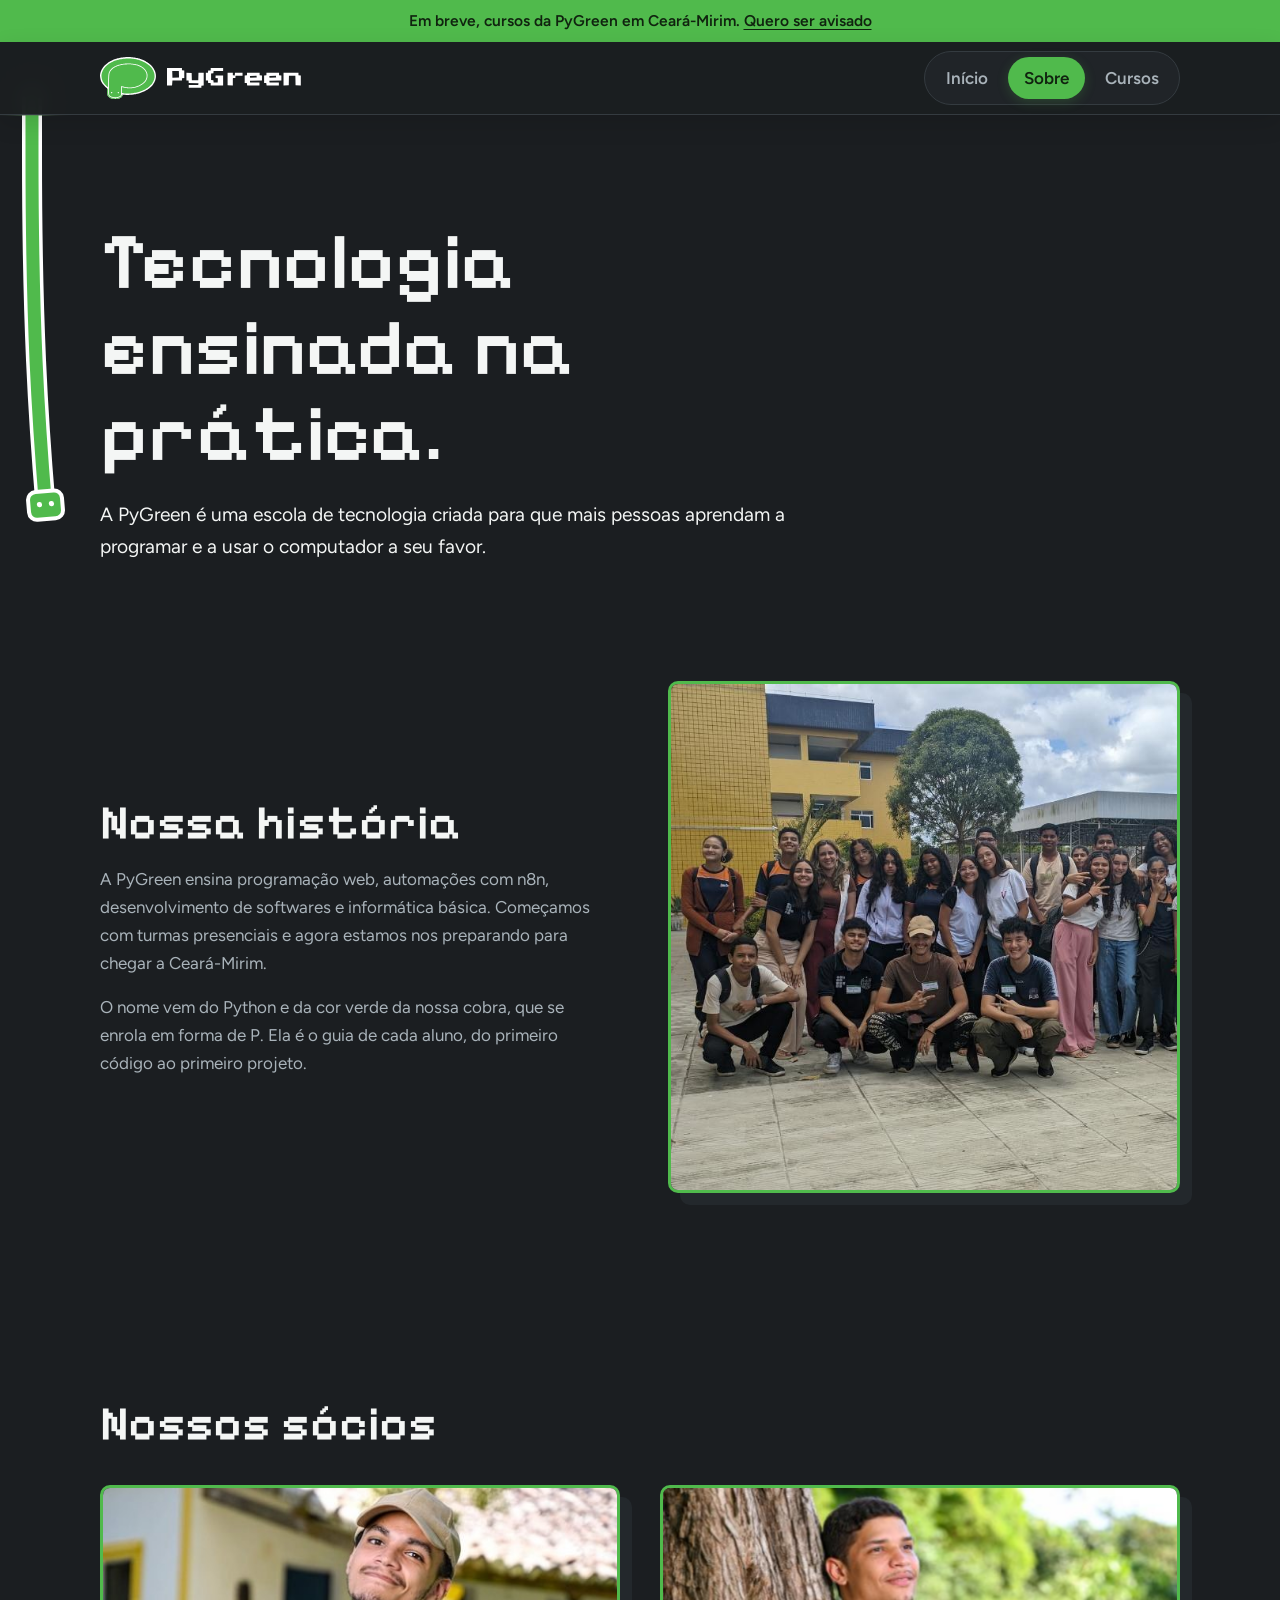
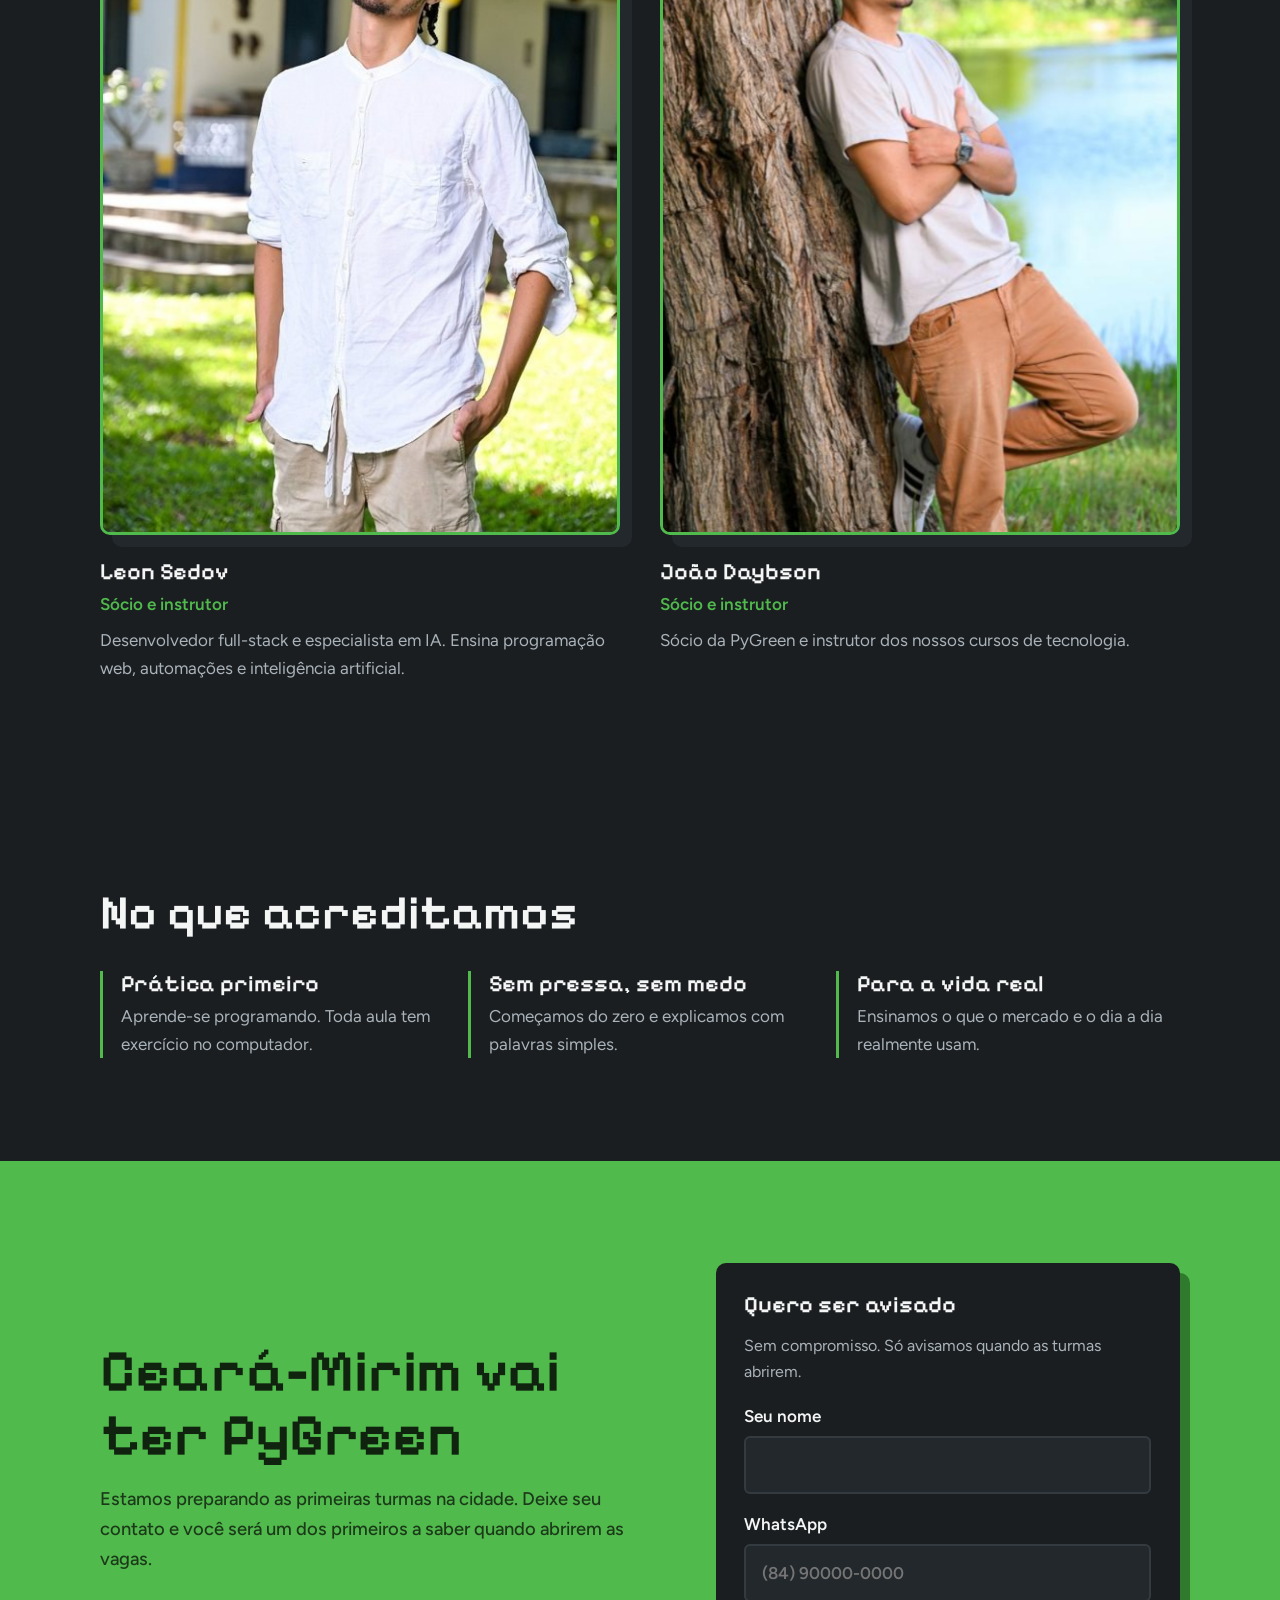
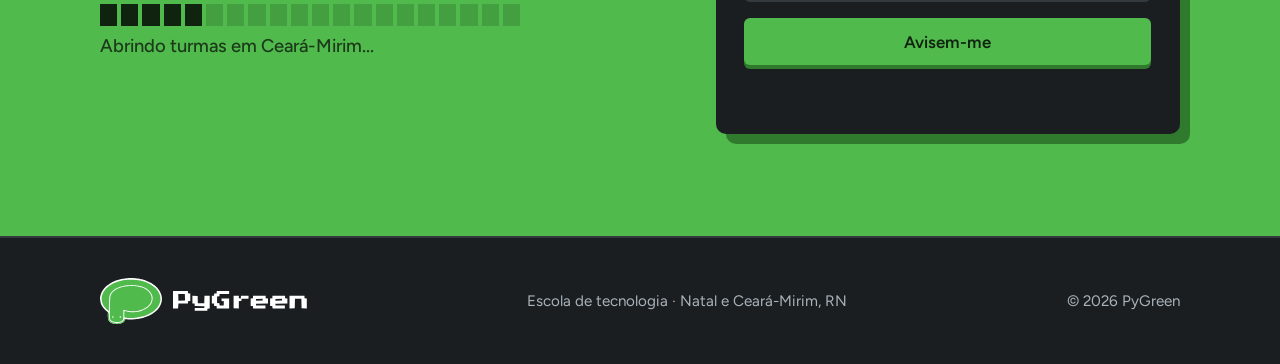
<file: sobre.html>
<!DOCTYPE html>
<html lang="pt-BR">
<head>
<meta charset="utf-8">
<meta name="viewport" content="width=device-width, initial-scale=1">
<title>Sobre | PyGreen</title>
<meta name="description" content="Conheça a PyGreen e seus sócios, Leon Sedov e João Daybson.">
<meta name="theme-color" content="#1b1e21">
<link rel="icon" type="image/svg+xml" href="img/emblema.svg">
<link rel="preconnect" href="https://fonts.googleapis.com">
<link rel="preconnect" href="https://fonts.gstatic.com" crossorigin>
<link href="https://fonts.googleapis.com/css2?family=Figtree:wght@400;600&family=Pixelify+Sans:wght@500;600&display=swap" rel="stylesheet">
<link rel="stylesheet" href="style.css">
</head>
<body>
<div class="anuncio">Em breve, cursos da PyGreen em Ceará-Mirim. <a href="index.html#avise">Quero ser avisado</a></div>
<header class="topo">
<div class="wrap">
<a class="marca" href="index.html" aria-label="PyGreen, página inicial"><img src="img/emblema.svg" alt=""><img src="img/wordmark.svg" alt="PyGreen"></a>
<button class="burger" type="button" aria-expanded="false" aria-controls="menu" aria-label="Abrir menu"><i></i><i></i><i></i></button>
<nav><ul class="menu" id="menu"><li><a href="index.html">Início</a></li><li><a href="sobre.html" aria-current="page">Sobre</a></li><li><a href="cursos.html">Cursos</a></li></ul></nav>
</div>
</header>
<main>
<section class="topo-pag">
<div class="wrap">
<h1>Tecnologia ensinada na prática.</h1>
<p class="lead" style="margin-top:1.4rem">A PyGreen é uma escola de tecnologia criada para que mais pessoas aprendam a programar e a usar o computador a seu favor.</p>
</div>
</section>

<section>
<div class="wrap duas">
<div>
<h2>Nossa história</h2>
<p>A PyGreen ensina programação web, automações com n8n, desenvolvimento de softwares e informática básica. Começamos com turmas presenciais e agora estamos nos preparando para chegar a Ceará-Mirim.</p>
<p style="margin-top:1rem">O nome vem do Python e da cor verde da nossa cobra, que se enrola em forma de P. Ela é o guia de cada aluno, do primeiro código ao primeiro projeto.</p>
</div>
<div class="foto"><img src="img/turma.jpg" alt="Turma da PyGreen reunida no pátio" loading="lazy"></div>
</div>
</section>

<section>
<div class="wrap">
<h2>Nossos sócios</h2>
<div class="socios">
<article class="socio">
<div class="foto"><img src="img/leon-sedov.jpg" alt="Leon Sedov, sócio da PyGreen, de camisa branca e boné"></div>
<h3>Leon Sedov</h3>
<p class="papel">Sócio e instrutor</p>
<p>Desenvolvedor full-stack e especialista em IA. Ensina programação web, automações e inteligência artificial.</p>
</article>
<article class="socio">
<div class="foto"><img src="img/joão daybson.png" alt="João Daybson, sócio da PyGreen"></div>
<h3>João Daybson</h3>
<p class="papel">Sócio e instrutor</p>
<p>Sócio da PyGreen e instrutor dos nossos cursos de tecnologia.</p>
</article>
</div>
</div>
</section>

<section>
<div class="wrap">
<h2>No que acreditamos</h2>
<div class="valores">
<div><h3>Prática primeiro</h3><p>Aprende-se programando. Toda aula tem exercício no computador.</p></div>
<div><h3>Sem pressa, sem medo</h3><p>Começamos do zero e explicamos com palavras simples.</p></div>
<div><h3>Para a vida real</h3><p>Ensinamos o que o mercado e o dia a dia realmente usam.</p></div>
</div>
</div>
</section>

<section class="cm" id="avise">
<div class="wrap">
<div>
<h2>Ceará-Mirim vai ter PyGreen</h2>
<p>Estamos preparando as primeiras turmas na cidade. Deixe seu contato e você será um dos primeiros a saber quando abrirem as vagas.</p>
<div class="carga" aria-hidden="true"></div>
<p class="carga-t">Abrindo turmas em Ceará-Mirim...</p>
</div>
<form id="aviso-form" novalidate>
<h3>Quero ser avisado</h3>
<p>Sem compromisso. Só avisamos quando as turmas abrirem.</p>
<label>Seu nome<input name="nome" autocomplete="name" required></label>
<label>WhatsApp<input name="contato" type="tel" autocomplete="tel" placeholder="(84) 90000-0000" required></label>
<button class="btn" type="submit">Avisem-me</button>
<p id="aviso" role="status"></p>
</form>
</div>
</section>
</main>
<footer>
<div class="wrap">
<a class="marca" href="index.html" aria-label="PyGreen"><img src="img/emblema.svg" alt=""><img src="img/wordmark.svg" alt="PyGreen"></a>
<p>Escola de tecnologia · Natal e Ceará-Mirim, RN</p>
<p>© 2026 PyGreen</p>
</div>
</footer>
<script src="script.js"></script>
</body>
</html>
</file>
<file: style.css>
:root{--bg:#1b1e21;--panel:#23282c;--line:#343b40;--green:#50ba4c;--green-d:#2f7a2d;--ink:#10230f;--text:#f4f6f5;--muted:#a9b3ba;--pixel:"Pixelify Sans",ui-monospace,Menlo,Consolas,monospace;--body:"Figtree","Segoe UI",system-ui,sans-serif}
*{box-sizing:border-box;margin:0}
html{scroll-behavior:smooth}
body{background:var(--bg);color:var(--text);font:400 1.0625rem/1.65 var(--body);-webkit-font-smoothing:antialiased;overflow-x:hidden}
img,svg{max-width:100%;display:block}
a{color:inherit}
:focus-visible{outline:3px solid var(--green);outline-offset:3px}
.wrap{width:min(1080px,100% - 2.5rem);margin-inline:auto;position:relative;z-index:1}
h1,h2,h3{font-family:var(--pixel);font-weight:600;line-height:1.08}
h1{font-size:clamp(2.5rem,7vw,5rem)}
h2{font-size:clamp(1.9rem,4.4vw,3rem);margin-bottom:1rem}
h3{font-size:1.45rem;margin-bottom:.4rem}
p{max-width:60ch;color:var(--muted)}
.lead{font-size:1.2rem;color:var(--text)}
.g{color:var(--green)}
main{position:relative}
section{position:relative;padding:clamp(3.5rem,8vw,6.5rem) 0}

/* anuncio + topo */
.anuncio{background:var(--green);color:var(--ink);text-align:center;font-weight:600;padding:.5rem 1rem;font-size:.97rem}
.anuncio a{text-decoration:underline;text-underline-offset:3px}
.topo{position:sticky;top:0;z-index:30;background:rgba(27,30,33,.97);backdrop-filter:blur(12px);border-bottom:1px solid var(--line);box-shadow:0 8px 24px rgba(0,0,0,.12)}
.topo .wrap{display:flex;align-items:center;justify-content:space-between;gap:1.5rem;min-height:72px;padding-block:.6rem}
.marca{display:flex;align-items:center;gap:.7rem}
.marca img:first-child{height:42px;width:auto}
.marca img:last-child{height:20px;width:auto}
.topo nav{margin-left:auto}
.menu{display:flex;align-items:center;gap:.25rem;list-style:none;padding:.28rem;border:1px solid var(--line);border-radius:999px;background:rgba(35,40,44,.72)}
.menu a{display:flex;align-items:center;justify-content:center;min-height:40px;padding:.45rem 1rem;text-decoration:none;font-weight:600;border-radius:999px;color:var(--muted);transition:color .18s,background .18s,transform .18s}
.menu a:hover{color:var(--text);background:var(--panel);transform:translateY(-1px)}
.menu a[aria-current=page]{color:var(--ink);background:var(--green);box-shadow:0 3px 12px rgba(80,186,76,.22)}
.burger{display:none;width:46px;height:46px;align-items:center;justify-content:center;flex-direction:column;gap:5px;background:var(--panel);border:1px solid var(--line);color:var(--text);border-radius:10px;font:600 1rem var(--body);cursor:pointer}
.burger i{width:20px;height:2px;background:currentColor;border-radius:999px;transition:transform .18s,opacity .18s}
.burger[aria-expanded=true] i:nth-child(1){transform:translateY(7px) rotate(45deg)}
.burger[aria-expanded=true] i:nth-child(2){opacity:0}
.burger[aria-expanded=true] i:nth-child(3){transform:translateY(-7px) rotate(-45deg)}

.btn{display:inline-block;font:600 1.05rem var(--body);text-decoration:none;padding:.85rem 1.5rem;background:var(--green);color:var(--ink);border:0;border-radius:6px;box-shadow:0 4px 0 var(--green-d);cursor:pointer;transition:transform .12s,box-shadow .12s}
.btn:hover{transform:translateY(2px);box-shadow:0 2px 0 var(--green-d)}
.btn.sec{background:transparent;color:var(--text);box-shadow:inset 0 0 0 2px var(--line)}
.btn.sec:hover{box-shadow:inset 0 0 0 2px var(--green)}
.acoes{display:flex;gap:1rem;flex-wrap:wrap;margin-top:2rem}

/* trilha da cobra */
.trilha{position:absolute;inset:0;pointer-events:none;z-index:0;overflow:visible}
.trilha svg{position:absolute;inset:0;width:100%;height:100%;overflow:visible}

/* hero */
.hero{padding-top:clamp(2.5rem,6vw,5rem)}
.hero .wrap{display:grid;grid-template-columns:1.1fr .9fr;gap:3rem;align-items:center}
.hero p.lead{margin-top:1.4rem}
.janela{background:#14171a;border:2px solid var(--line);border-radius:10px;box-shadow:12px 12px 0 var(--panel);overflow:hidden;font:500 1.02rem/1.7 "Courier New",monospace}
.barra-j{display:flex;align-items:center;gap:.4rem;padding:.55rem .8rem;background:var(--panel);border-bottom:2px solid var(--line);color:var(--muted);font:500 .85rem var(--body)}
.barra-j i{width:10px;height:10px;background:var(--line);display:block}
.barra-j i:first-child{background:var(--green)}
.barra-j span{margin-left:.6rem}
.janela pre{padding:1.2rem 1.3rem;min-height:11.5rem;white-space:pre-wrap;color:#d7dde0}
.k{color:var(--green)}.s{color:#e7d98a}.c{color:#6c7780}
.saida{padding:.9rem 1.3rem;border-top:2px dashed var(--line);color:var(--green);min-height:3.2rem}
.cursor::after{content:"";display:inline-block;width:.6em;height:1.1em;background:var(--green);vertical-align:-.2em;margin-left:2px;animation:pisca 1s steps(1) infinite}
@keyframes pisca{50%{opacity:0}}

/* Ceara-Mirim */
.cm{background:var(--green);color:var(--ink);overflow:hidden}
.cm .wrap{display:grid;grid-template-columns:1.1fr .9fr;gap:3rem;align-items:center}
.cm h2{font-size:clamp(2.1rem,5.2vw,3.7rem)}
.cm p{color:#1c3a1a;font-weight:500;font-size:1.15rem}
.carga{margin-top:1.8rem;display:flex;gap:4px;max-width:420px}
.carga b{flex:1;height:22px;background:rgba(16,35,15,.18);transition:background .15s}
.carga b.on{background:var(--ink)}
.carga-t{margin-top:.6rem;font:600 .95rem var(--body);color:var(--ink)}
.cm form{background:var(--bg);color:var(--text);padding:1.8rem;border-radius:10px;box-shadow:10px 10px 0 var(--green-d);display:grid;gap:1rem}
.cm form h3{margin:0}
.cm form p{color:var(--muted);font-size:1rem;font-weight:400}
label{font-weight:600;display:grid;gap:.4rem}
input{font:inherit;padding:.8rem 1rem;background:var(--panel);color:var(--text);border:2px solid var(--line);border-radius:6px;width:100%}
input:focus{border-color:var(--green);outline:none}
#aviso{min-height:1.5em;color:var(--green);font-weight:600}

/* sobre nos / fotos */
.duas{display:grid;grid-template-columns:1fr 1fr;gap:3.5rem;align-items:center}
.foto{border:3px solid var(--green);border-radius:10px;overflow:hidden;box-shadow:12px 12px 0 var(--panel)}
.foto img{width:100%;height:100%;object-fit:cover}
.legenda{font-size:.95rem;margin-top:1.4rem;max-width:none}

/* cursos bento */
.bento{display:grid;grid-template-columns:repeat(6,1fr);gap:1.1rem;margin-top:2.2rem}
.tile{background:var(--panel);border:2px solid var(--line);border-radius:10px;padding:1.6rem;text-decoration:none;display:flex;flex-direction:column;gap:.5rem;transition:border-color .15s,transform .15s}
.tile:hover{border-color:var(--green);transform:translateY(-3px)}
.tile.a{grid-column:span 4}.tile.b{grid-column:span 2}.tile.c{grid-column:span 2}.tile.d{grid-column:span 4}
.tile.a,.tile.d{flex-direction:row;align-items:center;gap:1.4rem}
.tile.d{background:var(--green);border-color:var(--green);color:var(--ink)}
.tile.d p{color:#1c3a1a}
.ico{width:64px;height:64px;flex:none;image-rendering:pixelated}
.ico rect{fill:var(--green)}
.tile.d .ico rect{fill:var(--ink)}

/* passos */
.passos{display:grid;grid-template-columns:repeat(3,1fr);gap:1.5rem;margin-top:2.2rem;counter-reset:p}
.passos div{border-top:3px solid var(--green);padding-top:1rem;counter-increment:p}
.passos h3::before{content:counter(p) ". ";color:var(--green)}

/* paginas internas */
.topo-pag{padding-bottom:1rem}
.topo-pag h1{max-width:14ch}
.curso{border-top:2px solid var(--line)}
.curso:last-of-type{border-bottom:2px solid var(--line)}
.curso summary{list-style:none;cursor:pointer;display:grid;grid-template-columns:84px 1fr 34px;gap:1.5rem;align-items:center;padding:1.8rem 0}
.curso summary::-webkit-details-marker{display:none}
.curso summary .ico{width:84px;height:84px}
.curso summary h3{font-size:clamp(1.5rem,3vw,2rem);margin:0 0 .3rem}
.curso summary::after{content:"+";font:600 2rem var(--pixel);color:var(--green);text-align:center;transition:transform .2s}
.curso[open] summary::after{transform:rotate(45deg)}
.curso summary:hover h3{color:var(--green)}
.detalhe{display:grid;grid-template-columns:1fr 1fr;gap:2rem;padding:0 0 2.2rem calc(84px + 1.5rem)}
.detalhe h4{font:600 1.15rem var(--pixel);margin-bottom:.6rem;color:var(--green)}
.detalhe ul{padding-left:1.1rem;color:var(--muted)}
.detalhe li{margin-bottom:.3rem}

.socios{display:grid;grid-template-columns:repeat(2,1fr);gap:2.5rem;margin-top:2.2rem}
.socio .foto{aspect-ratio:4/5;margin-bottom:1.5rem}
.socio .vazio{aspect-ratio:4/5;margin-bottom:1.5rem;display:grid;place-items:center;border:3px dashed var(--line);border-radius:10px;background:var(--panel);text-align:center;color:var(--muted)}
.socio .vazio b{display:block;font:600 4.5rem var(--pixel);color:var(--line)}
.papel{color:var(--green);font-weight:600;margin-bottom:.5rem}
.valores{display:grid;grid-template-columns:repeat(3,1fr);gap:1.5rem;margin-top:2rem}
.valores div{border-left:3px solid var(--green);padding-left:1.1rem}

footer{border-top:2px solid var(--line);padding:2.5rem 0;position:relative;z-index:1;background:var(--bg)}
footer .wrap{display:flex;justify-content:space-between;gap:1.2rem;flex-wrap:wrap;align-items:center}
footer .marca img:first-child{height:46px}
footer p{font-size:.95rem}

@media(max-width:860px){
 .trilha #c-b{stroke-width:10px}.trilha #c-v{stroke-width:5px}.trilha #c-h{scale:.55}
 .hero .wrap,.duas,.cm .wrap,.socios,.passos,.valores,.detalhe{grid-template-columns:1fr}
 .detalhe{padding-left:0}
 .curso summary{grid-template-columns:56px 1fr 28px;gap:1rem}
 .curso summary .ico{width:56px;height:56px}
 .bento{grid-template-columns:1fr}
 .tile.a,.tile.b,.tile.c,.tile.d{grid-column:auto}
 .topo .wrap{min-height:64px}
 .marca img:first-child{height:38px}
 .marca img:last-child{height:18px}
 .burger{display:flex}
 .topo nav{position:static}
 .menu{display:none;position:absolute;top:calc(100% + 1px);left:0;right:0;gap:.35rem;flex-direction:column;align-items:stretch;padding:.65rem;border:0;border-bottom:2px solid var(--line);border-radius:0 0 12px 12px;background:rgba(27,30,33,.99);box-shadow:0 18px 30px rgba(0,0,0,.28)}
 .menu.aberto{display:flex}
 .menu a{justify-content:flex-start;min-height:48px;padding:.65rem 1rem;border-radius:8px}
 .menu a:hover{transform:none}
}
@media(prefers-reduced-motion:reduce){*{animation:none!important;transition:none!important;scroll-behavior:auto!important}}
</file>
